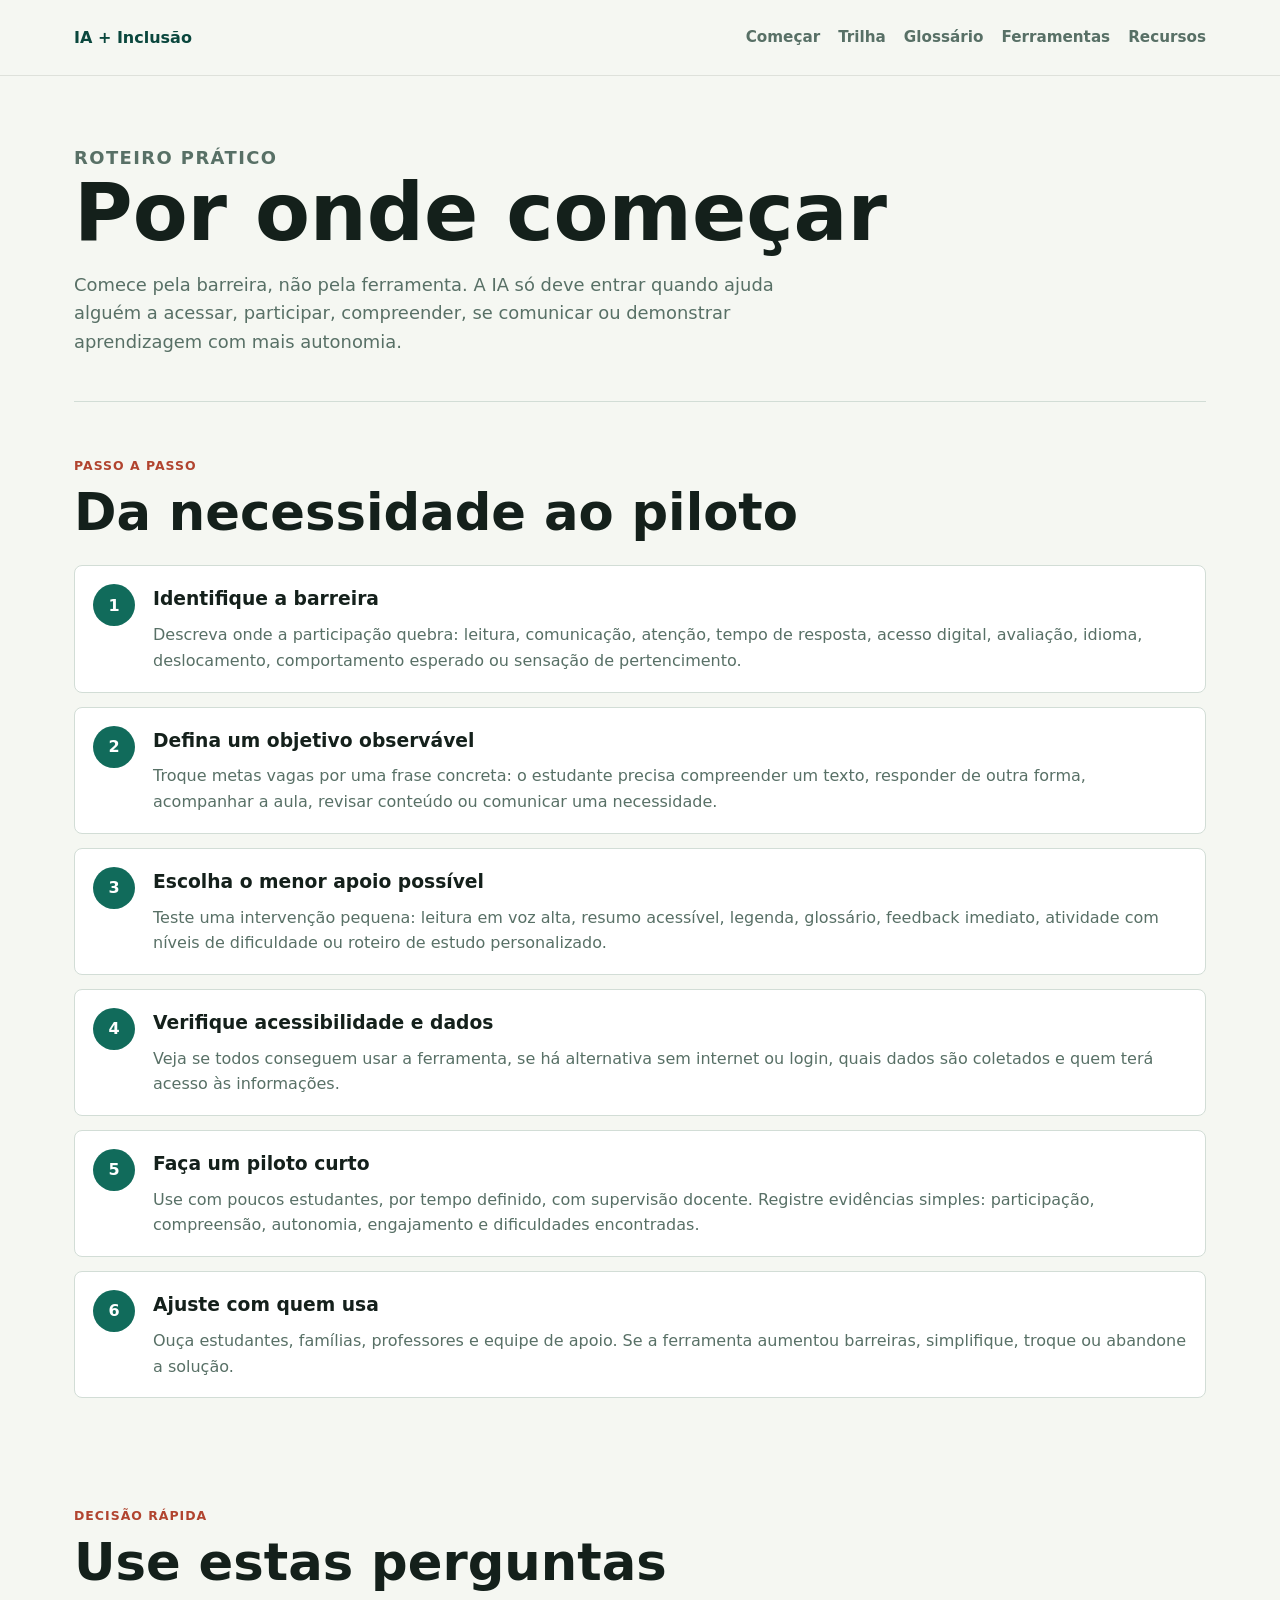
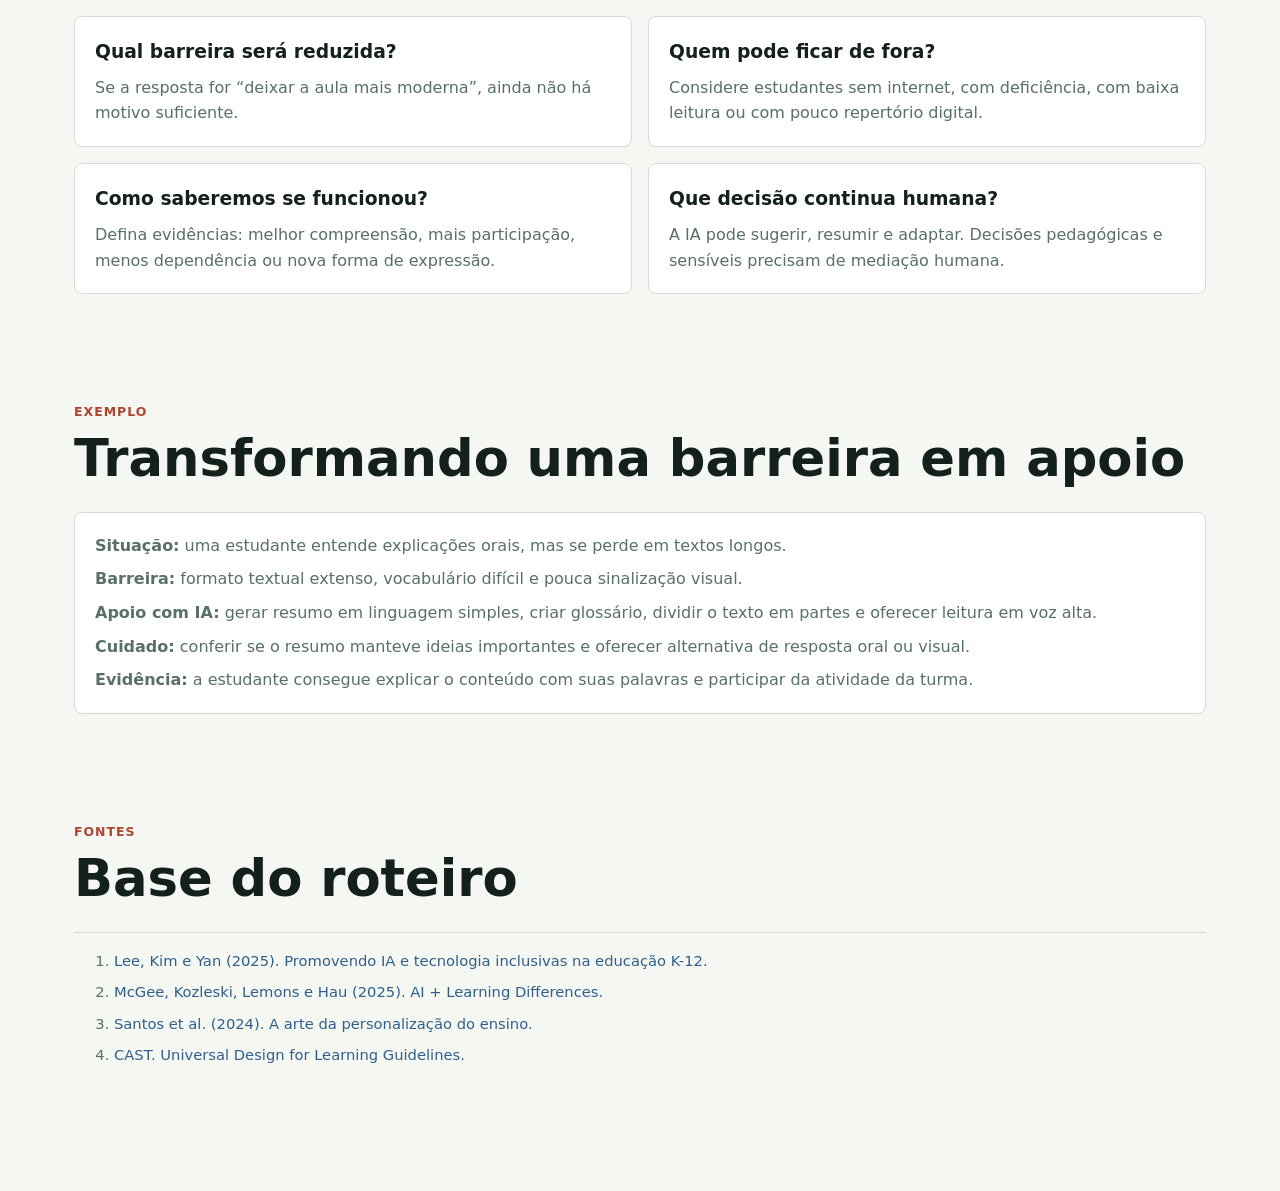
<file: comecar.html>
<!DOCTYPE html>
<html lang="pt-BR">
  <head>
    <meta charset="UTF-8" />
    <meta name="viewport" content="width=device-width, initial-scale=1.0" />
    <title>Por onde começar | IA e Educação Inclusiva</title>
    <link rel="stylesheet" href="styles.css" />
  </head>
  <body>
    <header class="detail-topbar">
      <nav class="topbar" aria-label="Navegação principal">
        <a class="brand" href="index.html#inicio">IA + Inclusão</a>
        <div class="nav-links">
          <a href="comecar.html">Começar</a>
          <a href="index.html#trilha">Trilha</a>
          <a href="glossario.html">Glossário</a>
          <a href="index.html#ferramentas">Ferramentas</a>
          <a href="index.html#recursos">Recursos</a>
        </div>
      </nav>
    </header>

    <main class="page-shell">
      <section class="page-hero">
        <p class="section-kicker">Roteiro prático</p>
        <h1>Por onde começar</h1>
        <p>
          Comece pela barreira, não pela ferramenta. A IA só deve entrar quando
          ajuda alguém a acessar, participar, compreender, se comunicar ou
          demonstrar aprendizagem com mais autonomia.
        </p>
      </section>

      <section class="section page-section">
        <div class="section-heading">
          <p class="section-kicker">Passo a passo</p>
          <h2>Da necessidade ao piloto</h2>
        </div>

        <div class="process-list">
          <article>
            <span>1</span>
            <div>
              <h3>Identifique a barreira</h3>
              <p>
                Descreva onde a participação quebra: leitura, comunicação,
                atenção, tempo de resposta, acesso digital, avaliação, idioma,
                deslocamento, comportamento esperado ou sensação de pertencimento.
              </p>
            </div>
          </article>
          <article>
            <span>2</span>
            <div>
              <h3>Defina um objetivo observável</h3>
              <p>
                Troque metas vagas por uma frase concreta: o estudante precisa
                compreender um texto, responder de outra forma, acompanhar a aula,
                revisar conteúdo ou comunicar uma necessidade.
              </p>
            </div>
          </article>
          <article>
            <span>3</span>
            <div>
              <h3>Escolha o menor apoio possível</h3>
              <p>
                Teste uma intervenção pequena: leitura em voz alta, resumo
                acessível, legenda, glossário, feedback imediato, atividade com
                níveis de dificuldade ou roteiro de estudo personalizado.
              </p>
            </div>
          </article>
          <article>
            <span>4</span>
            <div>
              <h3>Verifique acessibilidade e dados</h3>
              <p>
                Veja se todos conseguem usar a ferramenta, se há alternativa sem
                internet ou login, quais dados são coletados e quem terá acesso às
                informações.
              </p>
            </div>
          </article>
          <article>
            <span>5</span>
            <div>
              <h3>Faça um piloto curto</h3>
              <p>
                Use com poucos estudantes, por tempo definido, com supervisão
                docente. Registre evidências simples: participação, compreensão,
                autonomia, engajamento e dificuldades encontradas.
              </p>
            </div>
          </article>
          <article>
            <span>6</span>
            <div>
              <h3>Ajuste com quem usa</h3>
              <p>
                Ouça estudantes, famílias, professores e equipe de apoio. Se a
                ferramenta aumentou barreiras, simplifique, troque ou abandone a
                solução.
              </p>
            </div>
          </article>
        </div>
      </section>

      <section class="section page-section">
        <div class="section-heading">
          <p class="section-kicker">Decisão rápida</p>
          <h2>Use estas perguntas</h2>
        </div>
        <div class="question-grid">
          <article>
            <h3>Qual barreira será reduzida?</h3>
            <p>Se a resposta for “deixar a aula mais moderna”, ainda não há motivo suficiente.</p>
          </article>
          <article>
            <h3>Quem pode ficar de fora?</h3>
            <p>Considere estudantes sem internet, com deficiência, com baixa leitura ou com pouco repertório digital.</p>
          </article>
          <article>
            <h3>Como saberemos se funcionou?</h3>
            <p>Defina evidências: melhor compreensão, mais participação, menos dependência ou nova forma de expressão.</p>
          </article>
          <article>
            <h3>Que decisão continua humana?</h3>
            <p>A IA pode sugerir, resumir e adaptar. Decisões pedagógicas e sensíveis precisam de mediação humana.</p>
          </article>
        </div>
      </section>

      <section class="section page-section">
        <div class="section-heading">
          <p class="section-kicker">Exemplo</p>
          <h2>Transformando uma barreira em apoio</h2>
        </div>
        <div class="example-panel">
          <p><strong>Situação:</strong> uma estudante entende explicações orais, mas se perde em textos longos.</p>
          <p><strong>Barreira:</strong> formato textual extenso, vocabulário difícil e pouca sinalização visual.</p>
          <p><strong>Apoio com IA:</strong> gerar resumo em linguagem simples, criar glossário, dividir o texto em partes e oferecer leitura em voz alta.</p>
          <p><strong>Cuidado:</strong> conferir se o resumo manteve ideias importantes e oferecer alternativa de resposta oral ou visual.</p>
          <p><strong>Evidência:</strong> a estudante consegue explicar o conteúdo com suas palavras e participar da atividade da turma.</p>
        </div>
      </section>

      <section class="section page-section">
        <div class="section-heading">
          <p class="section-kicker">Fontes</p>
          <h2>Base do roteiro</h2>
        </div>
        <ol class="footnotes">
          <li>
            <a href="./Static/Documentos/Promovendo%20IA%20e%20tecnologia%20inclusivas%20na%20educa%C3%A7%C3%A3o%20b%C3%A1sica%20(K-12)%20Uma%20revis%C3%A3o%20do%20contexto,%20estrat%C3%A9gias%20de%20ensino%20e%20resultados%20de%20aprendizagem.pdf" target="_blank" rel="noreferrer">Lee, Kim e Yan (2025). Promovendo IA e tecnologia inclusivas na educação K-12.</a>
          </li>
          <li>
            <a href="./Static/Documentos/AI-Learning-Differences-Designing-a-Future-with-No-Boundaries_Final.pdf" target="_blank" rel="noreferrer">McGee, Kozleski, Lemons e Hau (2025). AI + Learning Differences.</a>
          </li>
          <li>
            <a href="./Static/Documentos/artigo.pdf" target="_blank" rel="noreferrer">Santos et al. (2024). A arte da personalização do ensino.</a>
          </li>
          <li>
            <a href="https://udlguidelines.cast.org/" target="_blank" rel="noreferrer">CAST. Universal Design for Learning Guidelines.</a>
          </li>
        </ol>
      </section>
    </main>
  </body>
</html>
</file>
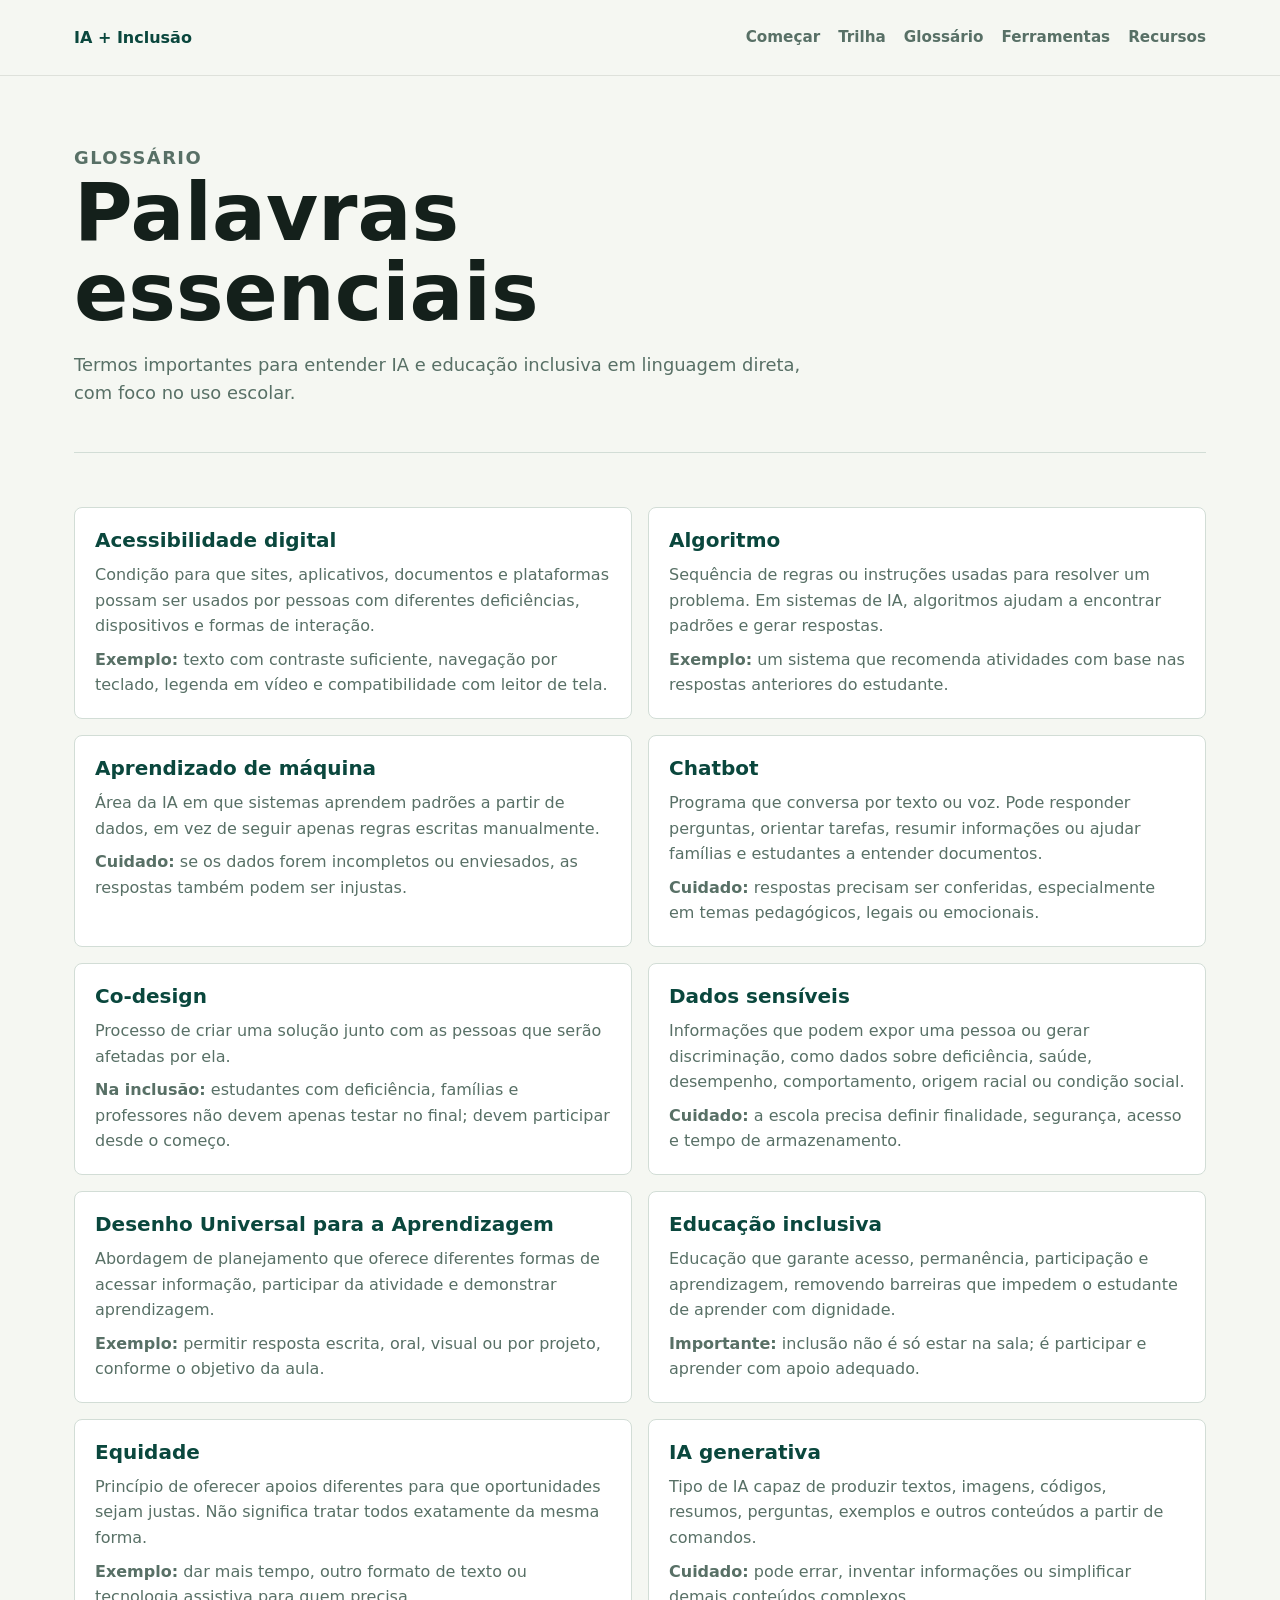
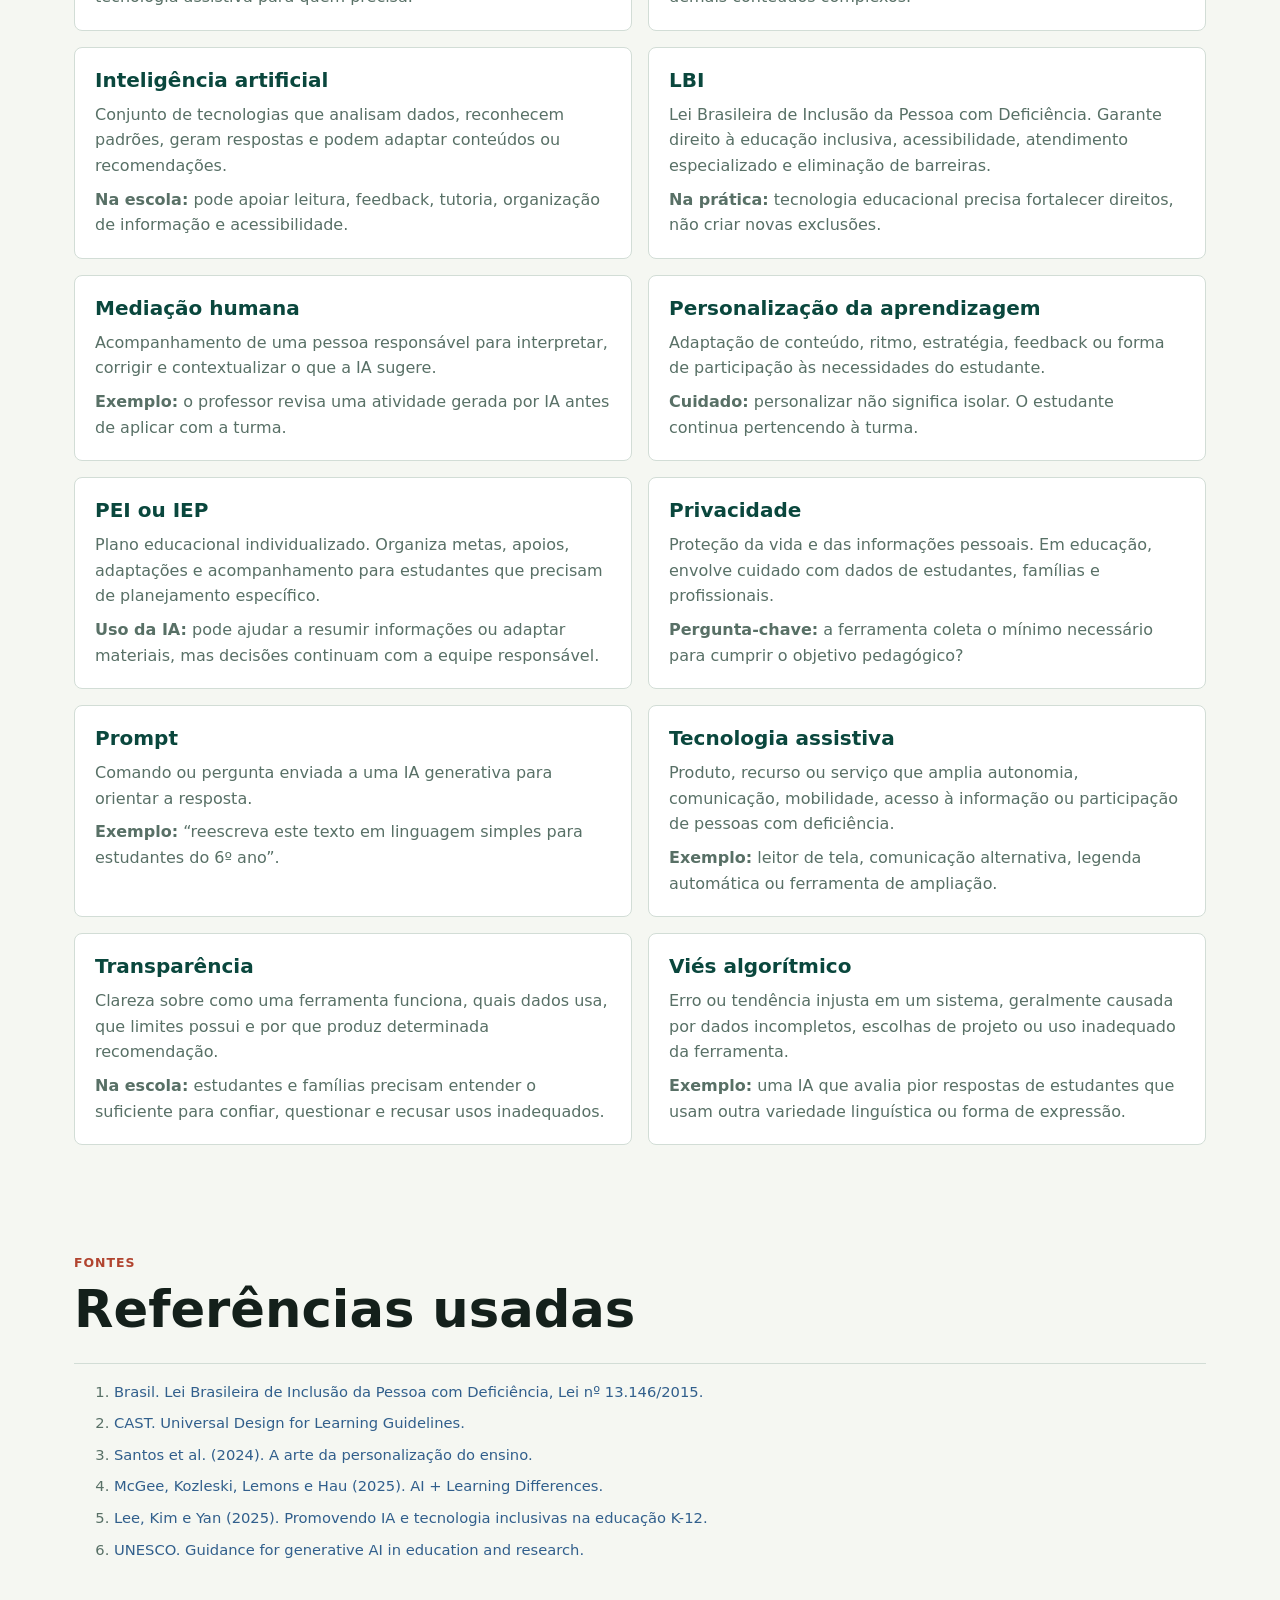
<file: glossario.html>
<!DOCTYPE html>
<html lang="pt-BR">
  <head>
    <meta charset="UTF-8" />
    <meta name="viewport" content="width=device-width, initial-scale=1.0" />
    <title>Glossário | IA e Educação Inclusiva</title>
    <link rel="stylesheet" href="styles.css" />
  </head>
  <body>
    <header class="detail-topbar">
      <nav class="topbar" aria-label="Navegação principal">
        <a class="brand" href="index.html#inicio">IA + Inclusão</a>
        <div class="nav-links">
          <a href="comecar.html">Começar</a>
          <a href="index.html#trilha">Trilha</a>
          <a href="glossario.html">Glossário</a>
          <a href="index.html#ferramentas">Ferramentas</a>
          <a href="index.html#recursos">Recursos</a>
        </div>
      </nav>
    </header>

    <main class="page-shell">
      <section class="page-hero">
        <p class="section-kicker">Glossário</p>
        <h1>Palavras essenciais</h1>
        <p>
          Termos importantes para entender IA e educação inclusiva em linguagem
          direta, com foco no uso escolar.
        </p>
      </section>

      <section class="section page-section">
        <div class="glossary-list">
          <article>
            <h2>Acessibilidade digital</h2>
            <p>Condição para que sites, aplicativos, documentos e plataformas possam ser usados por pessoas com diferentes deficiências, dispositivos e formas de interação.</p>
            <p><strong>Exemplo:</strong> texto com contraste suficiente, navegação por teclado, legenda em vídeo e compatibilidade com leitor de tela.</p>
          </article>
          <article>
            <h2>Algoritmo</h2>
            <p>Sequência de regras ou instruções usadas para resolver um problema. Em sistemas de IA, algoritmos ajudam a encontrar padrões e gerar respostas.</p>
            <p><strong>Exemplo:</strong> um sistema que recomenda atividades com base nas respostas anteriores do estudante.</p>
          </article>
          <article>
            <h2>Aprendizado de máquina</h2>
            <p>Área da IA em que sistemas aprendem padrões a partir de dados, em vez de seguir apenas regras escritas manualmente.</p>
            <p><strong>Cuidado:</strong> se os dados forem incompletos ou enviesados, as respostas também podem ser injustas.</p>
          </article>
          <article>
            <h2>Chatbot</h2>
            <p>Programa que conversa por texto ou voz. Pode responder perguntas, orientar tarefas, resumir informações ou ajudar famílias e estudantes a entender documentos.</p>
            <p><strong>Cuidado:</strong> respostas precisam ser conferidas, especialmente em temas pedagógicos, legais ou emocionais.</p>
          </article>
          <article>
            <h2>Co-design</h2>
            <p>Processo de criar uma solução junto com as pessoas que serão afetadas por ela.</p>
            <p><strong>Na inclusão:</strong> estudantes com deficiência, famílias e professores não devem apenas testar no final; devem participar desde o começo.</p>
          </article>
          <article>
            <h2>Dados sensíveis</h2>
            <p>Informações que podem expor uma pessoa ou gerar discriminação, como dados sobre deficiência, saúde, desempenho, comportamento, origem racial ou condição social.</p>
            <p><strong>Cuidado:</strong> a escola precisa definir finalidade, segurança, acesso e tempo de armazenamento.</p>
          </article>
          <article>
            <h2>Desenho Universal para a Aprendizagem</h2>
            <p>Abordagem de planejamento que oferece diferentes formas de acessar informação, participar da atividade e demonstrar aprendizagem.</p>
            <p><strong>Exemplo:</strong> permitir resposta escrita, oral, visual ou por projeto, conforme o objetivo da aula.</p>
          </article>
          <article>
            <h2>Educação inclusiva</h2>
            <p>Educação que garante acesso, permanência, participação e aprendizagem, removendo barreiras que impedem o estudante de aprender com dignidade.</p>
            <p><strong>Importante:</strong> inclusão não é só estar na sala; é participar e aprender com apoio adequado.</p>
          </article>
          <article>
            <h2>Equidade</h2>
            <p>Princípio de oferecer apoios diferentes para que oportunidades sejam justas. Não significa tratar todos exatamente da mesma forma.</p>
            <p><strong>Exemplo:</strong> dar mais tempo, outro formato de texto ou tecnologia assistiva para quem precisa.</p>
          </article>
          <article>
            <h2>IA generativa</h2>
            <p>Tipo de IA capaz de produzir textos, imagens, códigos, resumos, perguntas, exemplos e outros conteúdos a partir de comandos.</p>
            <p><strong>Cuidado:</strong> pode errar, inventar informações ou simplificar demais conteúdos complexos.</p>
          </article>
          <article>
            <h2>Inteligência artificial</h2>
            <p>Conjunto de tecnologias que analisam dados, reconhecem padrões, geram respostas e podem adaptar conteúdos ou recomendações.</p>
            <p><strong>Na escola:</strong> pode apoiar leitura, feedback, tutoria, organização de informação e acessibilidade.</p>
          </article>
          <article>
            <h2>LBI</h2>
            <p>Lei Brasileira de Inclusão da Pessoa com Deficiência. Garante direito à educação inclusiva, acessibilidade, atendimento especializado e eliminação de barreiras.</p>
            <p><strong>Na prática:</strong> tecnologia educacional precisa fortalecer direitos, não criar novas exclusões.</p>
          </article>
          <article>
            <h2>Mediação humana</h2>
            <p>Acompanhamento de uma pessoa responsável para interpretar, corrigir e contextualizar o que a IA sugere.</p>
            <p><strong>Exemplo:</strong> o professor revisa uma atividade gerada por IA antes de aplicar com a turma.</p>
          </article>
          <article>
            <h2>Personalização da aprendizagem</h2>
            <p>Adaptação de conteúdo, ritmo, estratégia, feedback ou forma de participação às necessidades do estudante.</p>
            <p><strong>Cuidado:</strong> personalizar não significa isolar. O estudante continua pertencendo à turma.</p>
          </article>
          <article>
            <h2>PEI ou IEP</h2>
            <p>Plano educacional individualizado. Organiza metas, apoios, adaptações e acompanhamento para estudantes que precisam de planejamento específico.</p>
            <p><strong>Uso da IA:</strong> pode ajudar a resumir informações ou adaptar materiais, mas decisões continuam com a equipe responsável.</p>
          </article>
          <article>
            <h2>Privacidade</h2>
            <p>Proteção da vida e das informações pessoais. Em educação, envolve cuidado com dados de estudantes, famílias e profissionais.</p>
            <p><strong>Pergunta-chave:</strong> a ferramenta coleta o mínimo necessário para cumprir o objetivo pedagógico?</p>
          </article>
          <article>
            <h2>Prompt</h2>
            <p>Comando ou pergunta enviada a uma IA generativa para orientar a resposta.</p>
            <p><strong>Exemplo:</strong> “reescreva este texto em linguagem simples para estudantes do 6º ano”.</p>
          </article>
          <article>
            <h2>Tecnologia assistiva</h2>
            <p>Produto, recurso ou serviço que amplia autonomia, comunicação, mobilidade, acesso à informação ou participação de pessoas com deficiência.</p>
            <p><strong>Exemplo:</strong> leitor de tela, comunicação alternativa, legenda automática ou ferramenta de ampliação.</p>
          </article>
          <article>
            <h2>Transparência</h2>
            <p>Clareza sobre como uma ferramenta funciona, quais dados usa, que limites possui e por que produz determinada recomendação.</p>
            <p><strong>Na escola:</strong> estudantes e famílias precisam entender o suficiente para confiar, questionar e recusar usos inadequados.</p>
          </article>
          <article>
            <h2>Viés algorítmico</h2>
            <p>Erro ou tendência injusta em um sistema, geralmente causada por dados incompletos, escolhas de projeto ou uso inadequado da ferramenta.</p>
            <p><strong>Exemplo:</strong> uma IA que avalia pior respostas de estudantes que usam outra variedade linguística ou forma de expressão.</p>
          </article>
        </div>
      </section>

      <section class="section page-section">
        <div class="section-heading">
          <p class="section-kicker">Fontes</p>
          <h2>Referências usadas</h2>
        </div>
        <ol class="footnotes">
          <li>
            <a href="https://www.planalto.gov.br/ccivil_03/_ato2015-2018/2015/lei/l13146.htm" target="_blank" rel="noreferrer">Brasil. Lei Brasileira de Inclusão da Pessoa com Deficiência, Lei nº 13.146/2015.</a>
          </li>
          <li>
            <a href="https://udlguidelines.cast.org/" target="_blank" rel="noreferrer">CAST. Universal Design for Learning Guidelines.</a>
          </li>
          <li>
            <a href="./Static/Documentos/artigo.pdf" target="_blank" rel="noreferrer">Santos et al. (2024). A arte da personalização do ensino.</a>
          </li>
          <li>
            <a href="./Static/Documentos/AI-Learning-Differences-Designing-a-Future-with-No-Boundaries_Final.pdf" target="_blank" rel="noreferrer">McGee, Kozleski, Lemons e Hau (2025). AI + Learning Differences.</a>
          </li>
          <li>
            <a href="./Static/Documentos/Promovendo%20IA%20e%20tecnologia%20inclusivas%20na%20educa%C3%A7%C3%A3o%20b%C3%A1sica%20(K-12)%20Uma%20revis%C3%A3o%20do%20contexto,%20estrat%C3%A9gias%20de%20ensino%20e%20resultados%20de%20aprendizagem.pdf" target="_blank" rel="noreferrer">Lee, Kim e Yan (2025). Promovendo IA e tecnologia inclusivas na educação K-12.</a>
          </li>
          <li>
            <a href="https://www.unesco.org/en/articles/guidance-generative-ai-education-and-research?hub=67098" target="_blank" rel="noreferrer">UNESCO. Guidance for generative AI in education and research.</a>
          </li>
        </ol>
      </section>
    </main>
  </body>
</html>
</file>
<file: styles.css>
:root {
  --topbar-height: 76px;
  --bg: #f5f7f2;
  --surface: #ffffff;
  --surface-soft: #e7f0ea;
  --ink: #14201b;
  --muted: #587066;
  --line: #d2ddd6;
  --primary: #116b5b;
  --primary-dark: #0a473d;
  --accent: #b1442f;
  --gold: #c9912e;
  --blue: #315f8c;
  --shadow: 0 18px 45px rgba(20, 32, 27, 0.12);
}

* {
  box-sizing: border-box;
}

html {
  scroll-padding-top: calc(var(--topbar-height) + 18px);
  scroll-behavior: smooth;
}

body {
  margin: 0;
  background: var(--bg);
  color: var(--ink);
  font-family: Inter, ui-sans-serif, system-ui, -apple-system, BlinkMacSystemFont, "Segoe UI", sans-serif;
  line-height: 1.6;
}

a {
  color: inherit;
}

img {
  display: block;
  max-width: 100%;
}

.site-header {
  background: linear-gradient(180deg, #dfece5 0%, var(--bg) 100%);
  padding-top: var(--topbar-height);
}

.topbar {
  align-items: center;
  backdrop-filter: blur(14px);
  background: rgba(245, 247, 242, 0.92);
  border-bottom: 1px solid rgba(20, 32, 27, 0.1);
  display: flex;
  justify-content: space-between;
  left: 0;
  min-height: var(--topbar-height);
  padding: 16px max(24px, calc((100vw - 1180px) / 2 + 24px));
  position: fixed;
  right: 0;
  top: 0;
  z-index: 20;
}

.brand {
  color: var(--primary-dark);
  font-weight: 800;
  text-decoration: none;
}

.nav-links {
  display: flex;
  gap: 18px;
}

.nav-links a {
  color: var(--muted);
  font-size: 0.95rem;
  font-weight: 700;
  text-decoration: none;
}

.hero {
  align-items: center;
  display: grid;
  gap: 44px;
  grid-template-columns: minmax(0, 1.05fr) minmax(300px, 0.95fr);
  margin: 0 auto;
  max-width: 1180px;
  padding: 42px 24px 72px;
}

.hero-copy h1 {
  font-size: clamp(2.6rem, 7vw, 5.8rem);
  letter-spacing: 0;
  line-height: 0.95;
  margin: 0 0 22px;
}

.hero-copy p {
  color: var(--muted);
  font-size: 1.1rem;
  max-width: 680px;
}

.eyebrow,
.section-kicker {
  color: var(--accent);
  font-size: 0.78rem;
  font-weight: 800;
  letter-spacing: 0.08em;
  margin: 0 0 10px;
  text-transform: uppercase;
}

.hero-actions {
  display: flex;
  flex-wrap: wrap;
  gap: 12px;
  margin-top: 28px;
}

.button,
.chip {
  border: 1px solid var(--line);
  border-radius: 8px;
  cursor: pointer;
  font: inherit;
  font-weight: 800;
  min-height: 44px;
  padding: 10px 16px;
  text-decoration: none;
}

.button.primary,
.chip.active {
  background: var(--primary);
  border-color: var(--primary);
  color: #ffffff;
}

.button.secondary,
.chip {
  background: var(--surface);
  color: var(--primary-dark);
}

.hero-media {
  margin: 0;
}

.hero-media img {
  height: auto;
  object-fit: contain;
  width: 100%;
}

.section {
  margin: 0 auto;
  max-width: 1180px;
  padding: 54px 24px;
}

.page-shell {
  margin: 0 auto;
  max-width: 1180px;
  padding: 48px 24px 70px;
}

.page-hero {
  border-bottom: 1px solid var(--line);
  padding: 20px 0 44px;
}

.page-hero h1 {
  font-size: clamp(2.6rem, 7vw, 5rem);
  letter-spacing: 0;
  line-height: 1;
  margin: 0 0 18px;
  max-width: 820px;
}

.page-hero p {
  color: var(--muted);
  font-size: 1.12rem;
  margin: 0;
  max-width: 760px;
}

.page-section {
  max-width: none;
  padding-left: 0;
  padding-right: 0;
}

.intro {
  align-items: start;
  border-bottom: 1px solid var(--line);
  display: grid;
  gap: 24px;
  grid-template-columns: 0.8fr 1.2fr;
}

.inline-actions {
  display: flex;
  flex-wrap: wrap;
  gap: 12px;
  margin-top: 18px;
}

.inline-actions a {
  color: var(--primary-dark);
  font-weight: 900;
  text-decoration: none;
}

.section h2 {
  font-size: clamp(2rem, 4vw, 3.2rem);
  letter-spacing: 0;
  line-height: 1.05;
  margin: 0;
}

.section-heading {
  margin-bottom: 26px;
}

.section-summary {
  color: var(--muted);
  margin: 16px 0 0;
  max-width: 440px;
}

.trail-section .section-heading {
  max-width: 720px;
}

.trail-section .section-summary {
  max-width: 680px;
}

.controls {
  align-items: end;
  display: grid;
  gap: 18px;
  grid-template-columns: minmax(240px, 1fr) auto;
  margin-bottom: 24px;
}

.search span {
  color: var(--muted);
  display: block;
  font-size: 0.88rem;
  font-weight: 800;
  margin-bottom: 8px;
}

.search input {
  background: var(--surface);
  border: 1px solid var(--line);
  border-radius: 8px;
  color: var(--ink);
  font: inherit;
  min-height: 48px;
  padding: 10px 14px;
  width: 100%;
}

.filter-buttons {
  display: flex;
  flex-wrap: wrap;
  gap: 8px;
  justify-content: flex-end;
}

.cards-grid {
  display: grid;
  gap: 16px;
  grid-template-columns: repeat(3, minmax(0, 1fr));
}

.info-card,
.support-grid article,
.timeline article,
.glossary dl div {
  background: var(--surface);
  border: 1px solid var(--line);
  border-radius: 8px;
}

.info-card {
  display: flex;
  flex-direction: column;
  min-height: 260px;
  padding: 20px;
  text-decoration: none;
  transition: border-color 160ms ease, box-shadow 160ms ease, transform 160ms ease;
}

.info-card:hover,
.info-card:focus-visible {
  border-color: rgba(17, 107, 91, 0.42);
  box-shadow: 0 14px 34px rgba(20, 32, 27, 0.1);
  transform: translateY(-2px);
}

.card-type {
  align-self: start;
  border-radius: 999px;
  color: #ffffff;
  font-size: 0.72rem;
  font-weight: 900;
  letter-spacing: 0.06em;
  padding: 5px 9px;
  text-transform: uppercase;
}

.card-type.conceito {
  background: var(--gold);
}

.card-type.trilha {
  background: var(--primary);
}

.card-type.aplicacao {
  background: var(--blue);
}

.card-type.recurso {
  background: var(--accent);
}

.info-card h3 {
  font-size: 1.25rem;
  line-height: 1.2;
  margin: 18px 0 10px;
}

.info-card p {
  color: var(--muted);
  margin: 0;
}

.card-link {
  color: var(--primary-dark);
  display: inline-block;
  font-weight: 800;
  margin-top: auto;
  padding-top: 18px;
}

.detail-topbar {
  padding-top: var(--topbar-height);
}

.detail-page {
  margin: 0 auto;
  max-width: 920px;
  padding: 48px 24px 70px;
}

.detail-panel {
  background: var(--surface);
  border: 1px solid var(--line);
  border-radius: 8px;
  box-shadow: var(--shadow);
  padding: clamp(24px, 5vw, 42px);
}

.detail-panel h1 {
  font-size: clamp(2.2rem, 5vw, 4rem);
  letter-spacing: 0;
  line-height: 1.02;
  margin: 20px 0 18px;
}

.detail-panel h2 {
  font-size: 1.25rem;
  line-height: 1.2;
  margin: 34px 0 12px;
}

.detail-summary {
  color: var(--muted);
  font-size: 1.08rem;
  margin: 0;
}

.detail-text {
  color: var(--muted);
  font-size: 1.02rem;
  margin: 0 0 14px;
}

.detail-text sup {
  font-size: 0.74rem;
  font-weight: 900;
  line-height: 0;
}

.detail-text sup a {
  color: var(--blue);
  text-decoration: none;
}

.detail-panel ul {
  color: var(--muted);
  margin: 0;
  padding-left: 22px;
}

.detail-panel li + li {
  margin-top: 8px;
}

.detail-actions {
  display: flex;
  flex-wrap: wrap;
  gap: 12px;
  margin-top: 34px;
}

.related-list {
  display: grid;
  gap: 10px;
}

.related-list a,
.source-list a {
  background: var(--surface-soft);
  border: 1px solid rgba(17, 107, 91, 0.16);
  border-radius: 8px;
  color: var(--primary-dark);
  font-weight: 800;
  padding: 12px 14px;
  text-decoration: none;
}

.source-list {
  display: grid;
  gap: 10px;
}

.source-list a {
  background: #f8faf7;
  color: var(--blue);
}

.footnotes {
  border-top: 1px solid var(--line);
  color: var(--muted);
  font-size: 0.92rem;
  margin: 10px 0 0;
  padding-top: 16px;
}

.footnotes li + li {
  margin-top: 8px;
}

.footnotes a {
  color: var(--blue);
  text-decoration: none;
}

.footnotes a:hover,
.footnotes a:focus-visible {
  text-decoration: underline;
}

.empty-detail {
  text-align: center;
}

.split {
  display: grid;
  gap: 34px;
  grid-template-columns: 0.55fr 1.45fr;
}

.timeline {
  display: grid;
  gap: 14px;
}

.timeline article,
.process-list article {
  display: grid;
  gap: 12px;
  grid-template-columns: 48px 1fr;
  padding: 18px;
}

.timeline span,
.process-list span {
  align-items: center;
  background: var(--primary);
  border-radius: 50%;
  color: #ffffff;
  display: flex;
  font-weight: 900;
  height: 42px;
  justify-content: center;
  width: 42px;
}

.timeline h3,
.support-grid h3,
.process-list h3,
.question-grid h3 {
  margin: 0;
}

.timeline p {
  color: var(--muted);
  grid-column: 2;
  margin: -8px 0 0;
}

.process-list {
  display: grid;
  gap: 14px;
}

.process-list article,
.question-grid article,
.example-panel,
.glossary-list article {
  background: var(--surface);
  border: 1px solid var(--line);
  border-radius: 8px;
}

.process-list p,
.question-grid p,
.example-panel p,
.glossary-list p {
  color: var(--muted);
  margin: 8px 0 0;
}

.question-grid {
  display: grid;
  gap: 16px;
  grid-template-columns: repeat(2, minmax(0, 1fr));
}

.question-grid article,
.example-panel,
.glossary-list article {
  padding: 20px;
}

.example-panel p:first-child,
.glossary-list p:first-of-type {
  margin-top: 0;
}

.glossary-list {
  display: grid;
  gap: 16px;
  grid-template-columns: repeat(2, minmax(0, 1fr));
}

.glossary-list h2 {
  color: var(--primary-dark);
  font-size: 1.25rem;
  line-height: 1.2;
  margin: 0 0 10px;
}

.glossary dl {
  display: grid;
  gap: 14px;
  grid-template-columns: repeat(2, minmax(0, 1fr));
  margin: 0;
}

.glossary dl div {
  padding: 20px;
}

.glossary dt {
  color: var(--primary-dark);
  font-size: 1.1rem;
  font-weight: 900;
  margin-bottom: 8px;
}

.glossary dd {
  color: var(--muted);
  margin: 0;
}

.support-grid {
  display: grid;
  gap: 16px;
  grid-template-columns: repeat(3, minmax(0, 1fr));
}

.support-grid article {
  padding: 22px;
}

.support-grid ul {
  color: var(--muted);
  margin: 12px 0 0;
  padding-left: 20px;
}

.checklist {
  background: var(--surface-soft);
  border-radius: 8px;
  max-width: 1132px;
}

.checklist-items {
  display: grid;
  gap: 12px;
  grid-template-columns: repeat(2, minmax(0, 1fr));
}

.checklist-items label {
  align-items: start;
  background: rgba(255, 255, 255, 0.72);
  border: 1px solid rgba(17, 107, 91, 0.18);
  border-radius: 8px;
  display: flex;
  gap: 10px;
  padding: 14px;
}

.checklist-items input {
  accent-color: var(--primary);
  height: 18px;
  margin-top: 4px;
  width: 18px;
}

.resource-list {
  display: grid;
  gap: 16px;
  grid-template-columns: repeat(4, minmax(0, 1fr));
}

.resource-card {
  background: var(--surface);
  border: 1px solid var(--line);
  border-radius: 8px;
  color: var(--primary-dark);
  display: flex;
  flex-direction: column;
  font-weight: 800;
  min-height: 230px;
  overflow: hidden;
  text-decoration: none;
  transition: border-color 160ms ease, box-shadow 160ms ease, transform 160ms ease;
}

.resource-card:hover,
.resource-card:focus-visible {
  border-color: rgba(17, 107, 91, 0.42);
  box-shadow: 0 14px 34px rgba(20, 32, 27, 0.1);
  transform: translateY(-2px);
}

.resource-card img,
.resource-thumb {
  aspect-ratio: 16 / 10;
  width: 100%;
}

.resource-card img {
  object-fit: cover;
}

.resource-card span:last-child {
  padding: 14px;
}

.resource-thumb {
  align-items: center;
  color: #ffffff;
  display: flex;
  font-size: 1.35rem;
  font-weight: 900;
  justify-content: center;
  text-transform: uppercase;
}

.resource-thumb-spotify {
  background: linear-gradient(135deg, #1db954, #0a473d);
}

.resource-thumb-audio {
  background: linear-gradient(135deg, var(--blue), var(--primary));
}

.resource-thumb-pdf {
  background: linear-gradient(135deg, var(--accent), var(--gold));
}

.resource-thumb-guide {
  background: linear-gradient(135deg, var(--primary), var(--gold));
}

.resource-thumb-glossary {
  background: linear-gradient(135deg, var(--blue), var(--accent));
}

footer {
  border-top: 1px solid var(--line);
  color: var(--muted);
  margin-top: 40px;
  padding: 26px 24px;
  text-align: center;
}

@media (max-width: 900px) {
  .hero,
  .intro,
  .split,
  .controls {
    grid-template-columns: 1fr;
  }

  .cards-grid,
  .support-grid,
  .resource-list,
  .glossary dl,
  .glossary-list,
  .question-grid {
    grid-template-columns: repeat(2, minmax(0, 1fr));
  }

  .filter-buttons {
    justify-content: flex-start;
  }
}

@media (max-width: 640px) {
  :root {
    --topbar-height: 126px;
  }

  .topbar {
    align-items: flex-start;
    flex-direction: column;
    gap: 12px;
  }

  .nav-links {
    flex-wrap: wrap;
  }

  .hero {
    padding-top: 24px;
  }

  .cards-grid,
  .support-grid,
  .resource-list,
  .glossary dl,
  .glossary-list,
  .question-grid,
  .checklist-items {
    grid-template-columns: 1fr;
  }

  .timeline article {
    grid-template-columns: 42px 1fr;
  }
}
</file>
